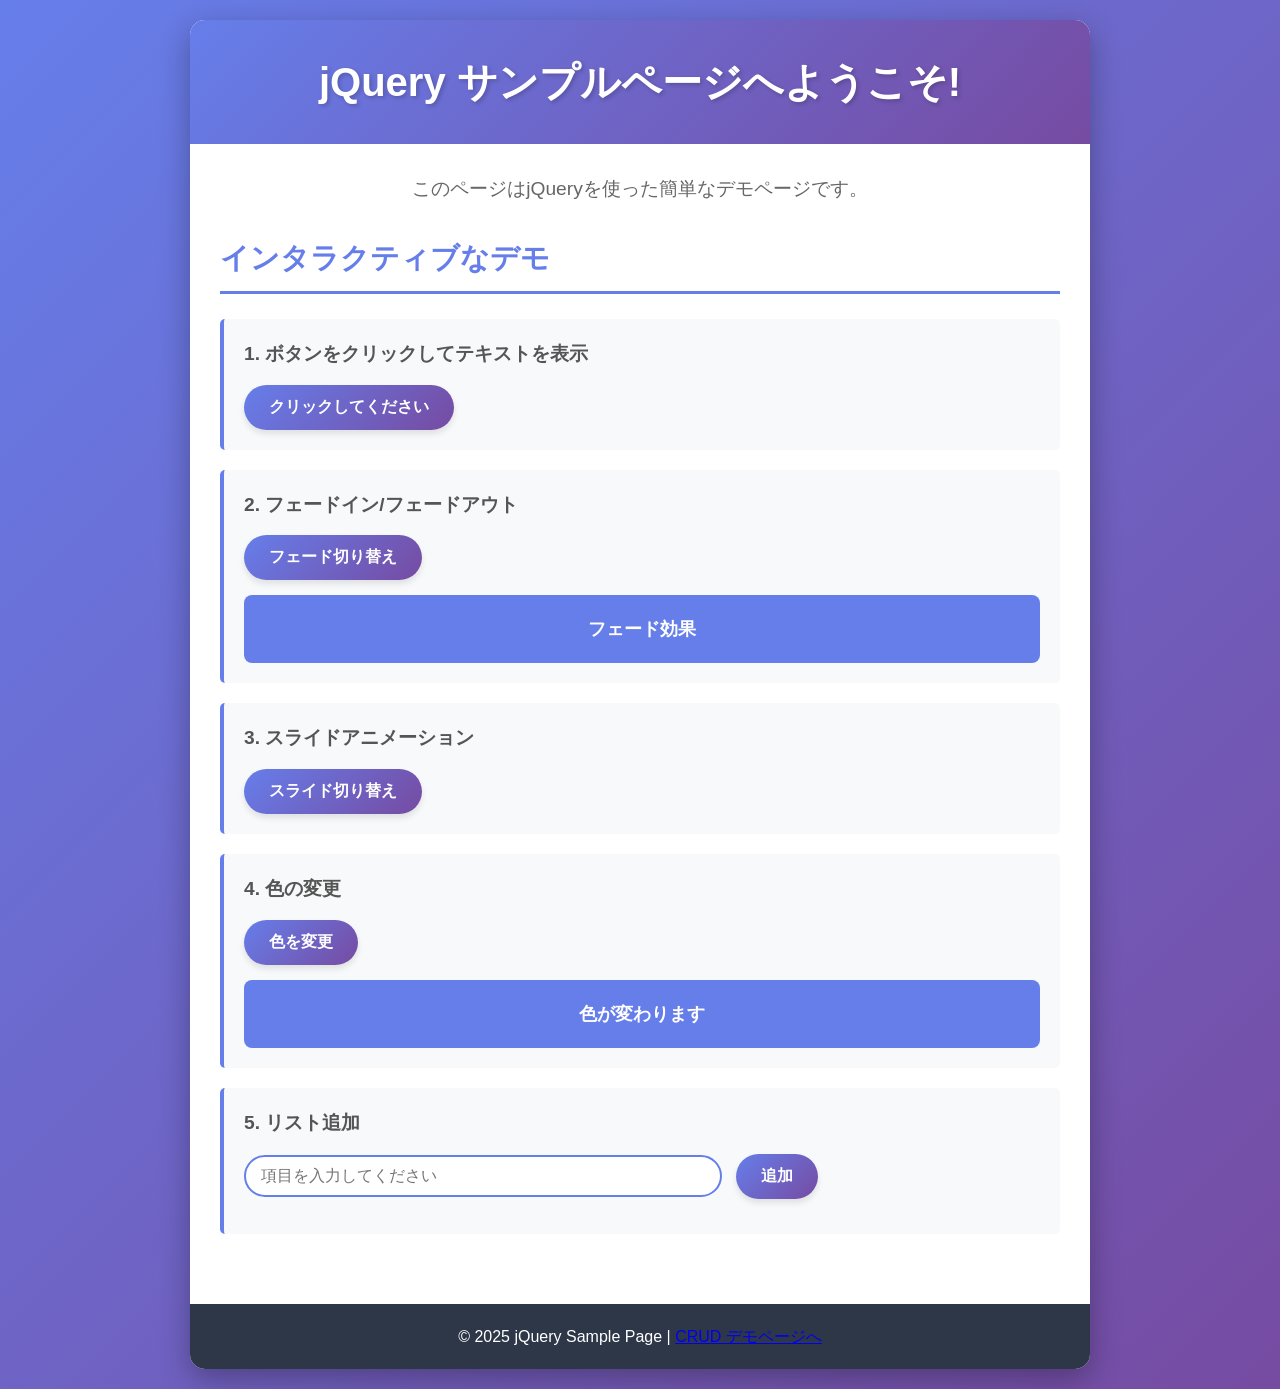
<file: index.html>
<!DOCTYPE html>
<html lang="ja">
<head>
    <meta charset="UTF-8">
    <meta name="viewport" content="width=device-width, initial-scale=1.0">
    <title>jQuery サンプルページ</title>
    <link rel="stylesheet" href="css/style.css">
</head>
<body>
    <div class="container">
        <header>
            <h1>jQuery サンプルページへようこそ!</h1>
        </header>

        <main>
            <section class="intro">
                <p>このページはjQueryを使った簡単なデモページです。</p>
            </section>

            <section class="demo-section">
                <h2>インタラクティブなデモ</h2>

                <div class="demo-box">
                    <h3>1. ボタンをクリックしてテキストを表示</h3>
                    <button id="showText" class="btn">クリックしてください</button>
                    <p id="hiddenText" class="hidden">こんにちは!jQueryが動いています!</p>
                </div>

                <div class="demo-box">
                    <h3>2. フェードイン/フェードアウト</h3>
                    <button id="fadeToggle" class="btn">フェード切り替え</button>
                    <div id="fadeBox" class="color-box">フェード効果</div>
                </div>

                <div class="demo-box">
                    <h3>3. スライドアニメーション</h3>
                    <button id="slideToggle" class="btn">スライド切り替え</button>
                    <div id="slideContent" class="slide-content">
                        <p>これはスライドで表示されるコンテンツです。</p>
                        <p>jQueryのアニメーション機能を使っています。</p>
                    </div>
                </div>

                <div class="demo-box">
                    <h3>4. 色の変更</h3>
                    <button id="changeColor" class="btn">色を変更</button>
                    <div id="colorBox" class="color-box">色が変わります</div>
                </div>

                <div class="demo-box">
                    <h3>5. リスト追加</h3>
                    <input type="text" id="itemInput" placeholder="項目を入力してください">
                    <button id="addItem" class="btn">追加</button>
                    <ul id="itemList"></ul>
                </div>
            </section>
        </main>

        <footer>
            <p>&copy; 2025 jQuery Sample Page | <a href="crud.html">CRUD デモページへ</a></p>
        </footer>
    </div>

    <!-- jQuery CDN -->
    <script src="https://code.jquery.com/jquery-3.7.1.min.js"></script>
    <!-- カスタムJavaScript -->
    <script src="js/main.js"></script>
</body>
</html>
</file>
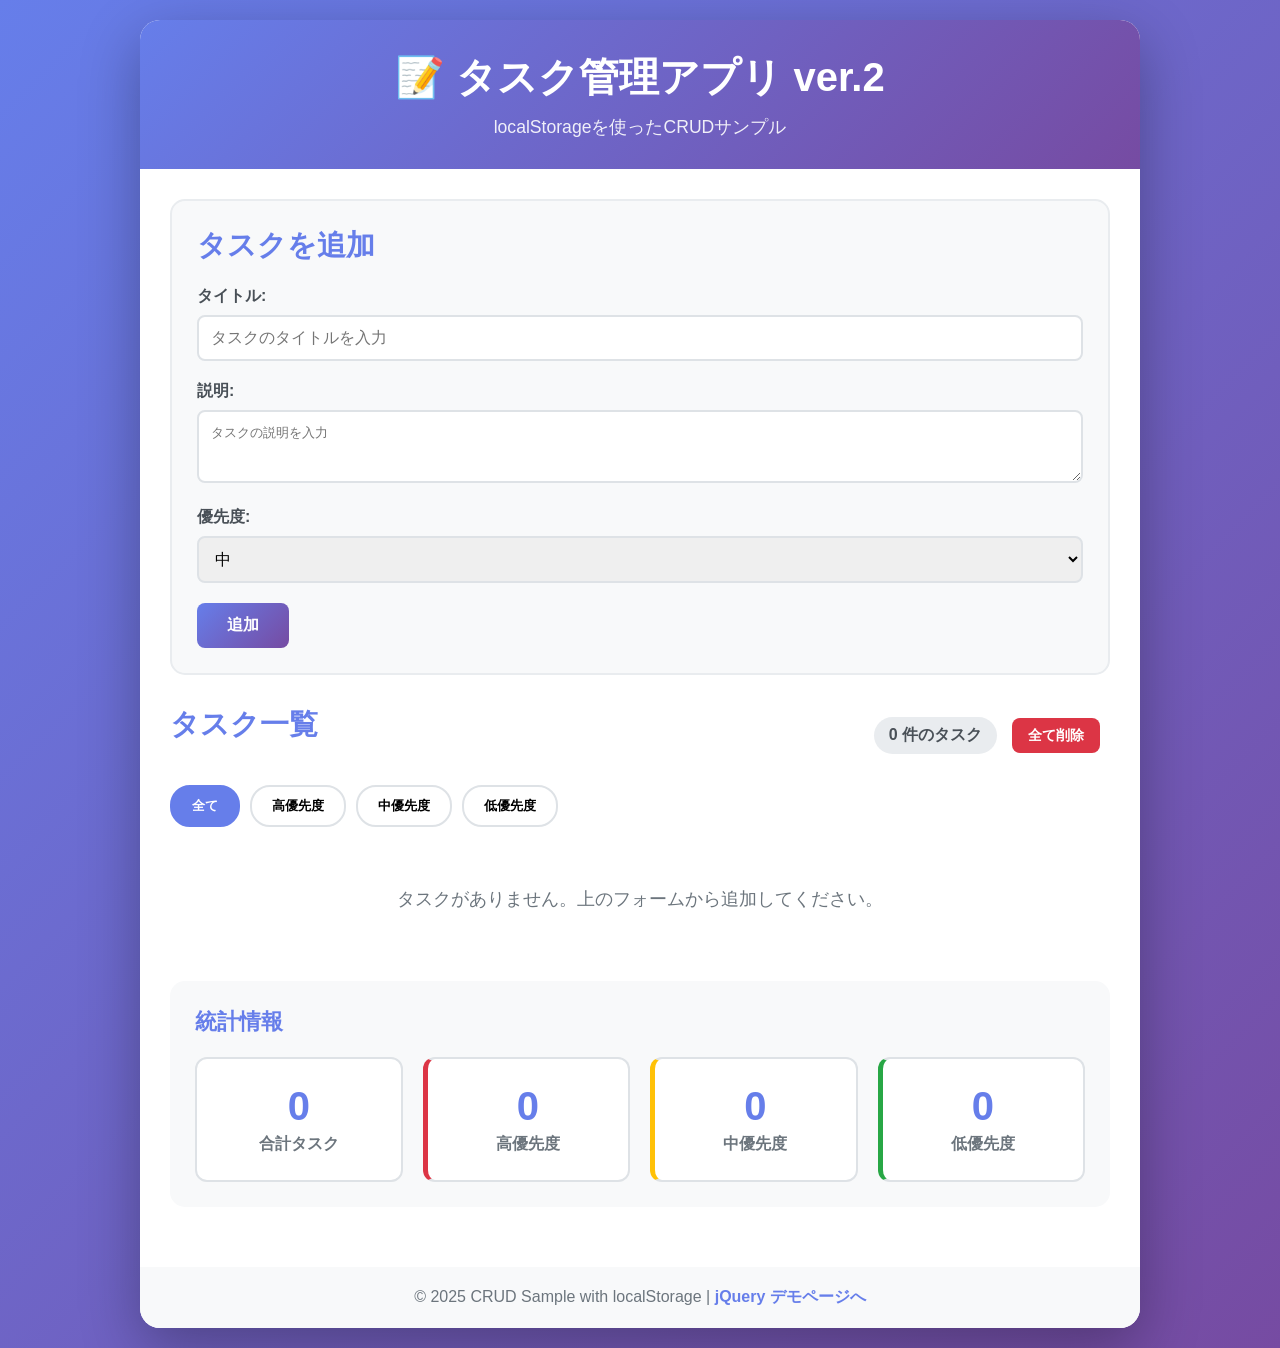
<file: crud.html>
<!DOCTYPE html>
<html lang="ja">
<head>
    <meta charset="UTF-8">
    <meta name="viewport" content="width=device-width, initial-scale=1.0">
    <title>タスク管理アプリ ver.2 - CRUD with localStorage</title>
    <link rel="stylesheet" href="css/crud.css">
</head>
<body>
    <div class="container">
        <header>
            <h1>📝 タスク管理アプリ ver.2</h1>
            <p class="subtitle">localStorageを使ったCRUDサンプル</p>
        </header>

        <main>
            <!-- タスク追加フォーム -->
            <section class="task-form-section">
                <h2>タスクを追加</h2>
                <form id="taskForm">
                    <div class="form-group">
                        <label for="taskTitle">タイトル:</label>
                        <input type="text" id="taskTitle" placeholder="タスクのタイトルを入力" required>
                    </div>
                    <div class="form-group">
                        <label for="taskDescription">説明:</label>
                        <textarea id="taskDescription" placeholder="タスクの説明を入力" rows="3"></textarea>
                    </div>
                    <div class="form-group">
                        <label for="taskPriority">優先度:</label>
                        <select id="taskPriority">
                            <option value="low">低</option>
                            <option value="medium" selected>中</option>
                            <option value="high">高</option>
                        </select>
                    </div>
                    <button type="submit" class="btn btn-primary" id="submitBtn">
                        <span id="btnText">追加</span>
                    </button>
                    <button type="button" class="btn btn-secondary" id="cancelBtn" style="display: none;">
                        キャンセル
                    </button>
                </form>
            </section>

            <!-- タスク一覧 -->
            <section class="task-list-section">
                <div class="list-header">
                    <h2>タスク一覧</h2>
                    <div class="list-actions">
                        <span id="taskCount" class="task-count">0 件のタスク</span>
                        <button class="btn btn-danger btn-small" id="clearAll">全て削除</button>
                    </div>
                </div>

                <div class="filter-buttons">
                    <button class="filter-btn active" data-filter="all">全て</button>
                    <button class="filter-btn" data-filter="high">高優先度</button>
                    <button class="filter-btn" data-filter="medium">中優先度</button>
                    <button class="filter-btn" data-filter="low">低優先度</button>
                </div>

                <div id="taskList" class="task-list">
                    <p class="empty-message">タスクがありません。上のフォームから追加してください。</p>
                </div>
            </section>

            <!-- 統計情報 -->
            <section class="stats-section">
                <h3>統計情報</h3>
                <div class="stats-grid">
                    <div class="stat-card">
                        <div class="stat-value" id="totalTasks">0</div>
                        <div class="stat-label">合計タスク</div>
                    </div>
                    <div class="stat-card high">
                        <div class="stat-value" id="highPriorityTasks">0</div>
                        <div class="stat-label">高優先度</div>
                    </div>
                    <div class="stat-card medium">
                        <div class="stat-value" id="mediumPriorityTasks">0</div>
                        <div class="stat-label">中優先度</div>
                    </div>
                    <div class="stat-card low">
                        <div class="stat-value" id="lowPriorityTasks">0</div>
                        <div class="stat-label">低優先度</div>
                    </div>
                </div>
            </section>
        </main>

        <footer>
            <p>&copy; 2025 CRUD Sample with localStorage | <a href="index.html">jQuery デモページへ</a></p>
        </footer>
    </div>

    <script src="js/crud.js"></script>
</body>
</html>
</file>
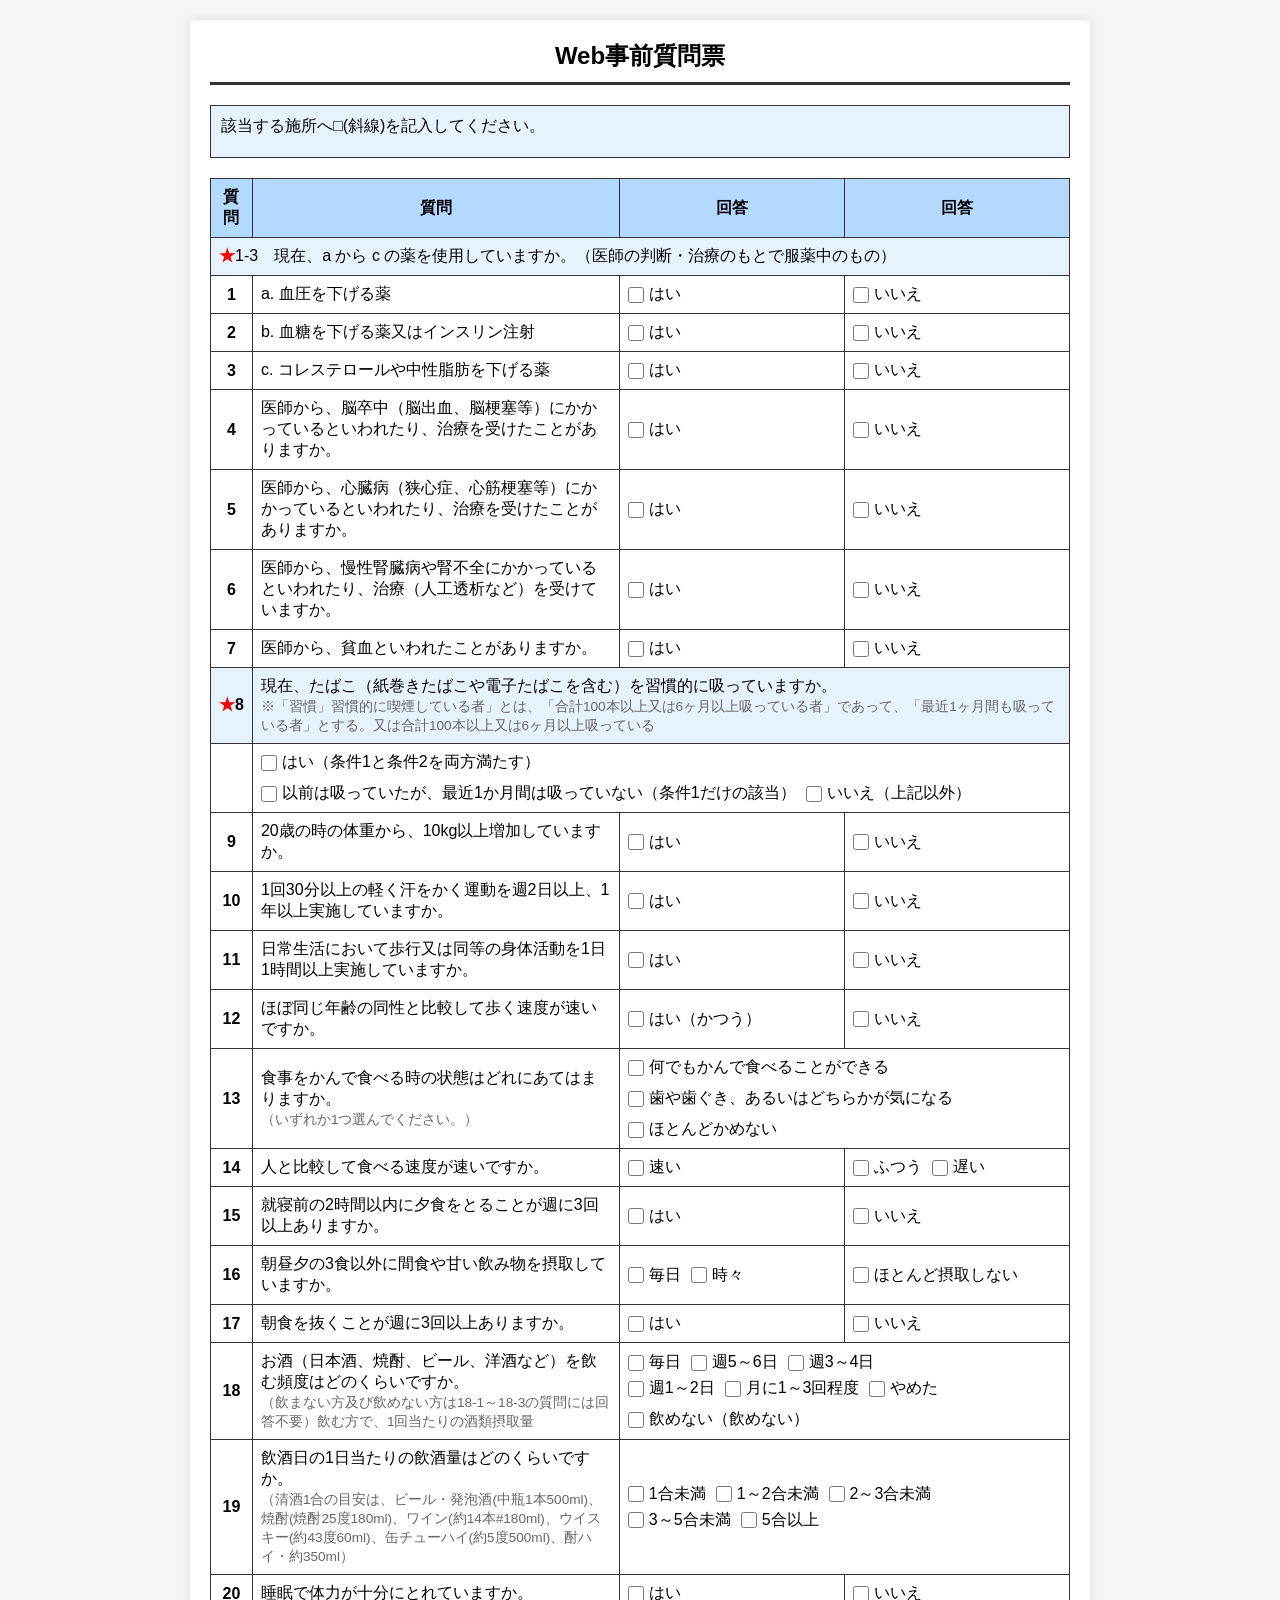
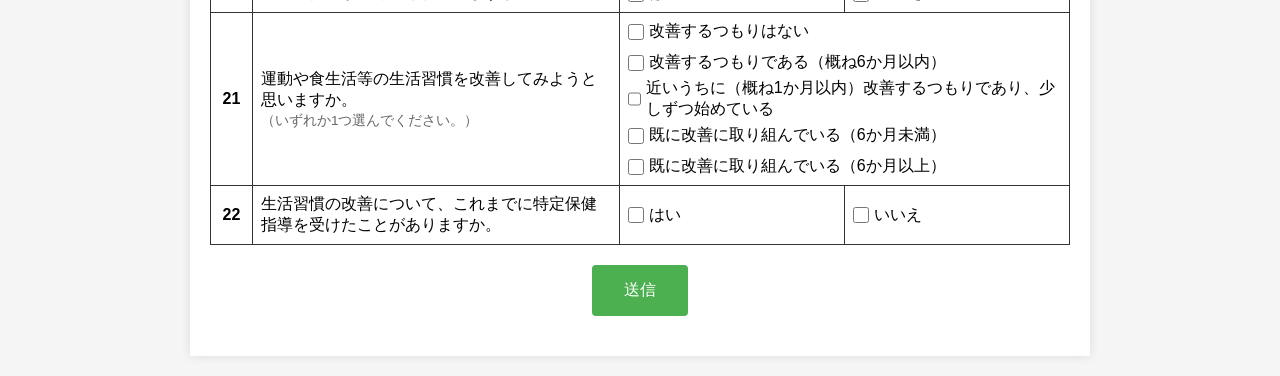
<file: questionnaire.html>
<!DOCTYPE html>
<html lang="ja">
<head>
    <meta charset="UTF-8">
    <meta name="viewport" content="width=device-width, initial-scale=1.0">
    <title>Web事前質問票</title>
    <style>
        * {
            margin: 0;
            padding: 0;
            box-sizing: border-box;
        }

        body {
            font-family: "MS Gothic", "Yu Gothic", sans-serif;
            padding: 20px;
            background-color: #f5f5f5;
        }

        .container {
            max-width: 900px;
            margin: 0 auto;
            background-color: white;
            padding: 20px;
            box-shadow: 0 0 10px rgba(0,0,0,0.1);
        }

        h1 {
            text-align: center;
            font-size: 24px;
            margin-bottom: 20px;
            border-bottom: 3px solid #333;
            padding-bottom: 10px;
        }

        .header-section {
            background-color: #e6f3ff;
            padding: 10px;
            margin-bottom: 20px;
            border: 1px solid #333;
        }

        .header-section p {
            margin-bottom: 10px;
        }

        table {
            width: 100%;
            border-collapse: collapse;
            margin-bottom: 20px;
        }

        th, td {
            border: 1px solid #333;
            padding: 8px;
            text-align: left;
            vertical-align: middle;
        }

        th {
            background-color: #b3d9ff;
            font-weight: bold;
            text-align: center;
        }

        .question-row {
            background-color: #e6f3ff;
        }

        .star {
            color: red;
            font-weight: bold;
        }

        .question-number {
            width: 40px;
            text-align: center;
            font-weight: bold;
        }

        .question-text {
            width: 45%;
        }

        .answer-column {
            width: 27.5%;
        }

        .checkbox-group {
            display: flex;
            flex-wrap: wrap;
            gap: 10px;
        }

        .checkbox-item {
            display: flex;
            align-items: center;
            gap: 5px;
        }

        input[type="checkbox"] {
            width: 16px;
            height: 16px;
        }

        .sub-text {
            font-size: 0.9em;
            color: #333;
            margin-left: 15px;
            display: block;
        }

        .note {
            font-size: 0.85em;
            color: #666;
            margin-top: 5px;
        }

        .vertical-text {
            writing-mode: vertical-rl;
            text-orientation: upright;
            background-color: #fff;
            padding: 10px 5px;
            font-size: 0.9em;
            border-left: 2px solid #333;
        }

        button {
            background-color: #4CAF50;
            color: white;
            padding: 15px 32px;
            text-align: center;
            font-size: 16px;
            margin: 20px auto;
            display: block;
            cursor: pointer;
            border: none;
            border-radius: 4px;
        }

        button:hover {
            background-color: #45a049;
        }
    </style>
</head>
<body>
    <div class="container">
        <h1>Web事前質問票</h1>

        <div class="header-section">
            <p>該当する施所へ□(斜線)を記入してください。</p>
        </div>

        <form id="questionnaireForm">
            <table>
                <thead>
                    <tr>
                        <th class="question-number">質問</th>
                        <th class="question-text">質問</th>
                        <th class="answer-column">回答</th>
                        <th class="answer-column">回答</th>
                    </tr>
                </thead>
                <tbody>
                    <!-- Questions 1-3 -->
                    <tr class="question-row">
                        <td colspan="4"><span class="star">★</span>1-3　現在、a から c の薬を使用していますか。（医師の判断・治療のもとで服薬中のもの）</td>
                    </tr>
                    <tr>
                        <td class="question-number">1</td>
                        <td>a. 血圧を下げる薬</td>
                        <td class="answer-column">
                            <div class="checkbox-item">
                                <input type="checkbox" id="q1_yes" name="q1" value="はい">
                                <label for="q1_yes">はい</label>
                            </div>
                        </td>
                        <td class="answer-column">
                            <div class="checkbox-item">
                                <input type="checkbox" id="q1_no" name="q1" value="いいえ">
                                <label for="q1_no">いいえ</label>
                            </div>
                        </td>
                    </tr>
                    <tr>
                        <td class="question-number">2</td>
                        <td>b. 血糖を下げる薬又はインスリン注射</td>
                        <td class="answer-column">
                            <div class="checkbox-item">
                                <input type="checkbox" id="q2_yes" name="q2" value="はい">
                                <label for="q2_yes">はい</label>
                            </div>
                        </td>
                        <td class="answer-column">
                            <div class="checkbox-item">
                                <input type="checkbox" id="q2_no" name="q2" value="いいえ">
                                <label for="q2_no">いいえ</label>
                            </div>
                        </td>
                    </tr>
                    <tr>
                        <td class="question-number">3</td>
                        <td>c. コレステロールや中性脂肪を下げる薬</td>
                        <td class="answer-column">
                            <div class="checkbox-item">
                                <input type="checkbox" id="q3_yes" name="q3" value="はい">
                                <label for="q3_yes">はい</label>
                            </div>
                        </td>
                        <td class="answer-column">
                            <div class="checkbox-item">
                                <input type="checkbox" id="q3_no" name="q3" value="いいえ">
                                <label for="q3_no">いいえ</label>
                            </div>
                        </td>
                    </tr>
                    <tr>
                        <td class="question-number">4</td>
                        <td>医師から、脳卒中（脳出血、脳梗塞等）にかかっているといわれたり、治療を受けたことがありますか。</td>
                        <td class="answer-column">
                            <div class="checkbox-item">
                                <input type="checkbox" id="q4_yes" name="q4" value="はい">
                                <label for="q4_yes">はい</label>
                            </div>
                        </td>
                        <td class="answer-column">
                            <div class="checkbox-item">
                                <input type="checkbox" id="q4_no" name="q4" value="いいえ">
                                <label for="q4_no">いいえ</label>
                            </div>
                        </td>
                    </tr>
                    <tr>
                        <td class="question-number">5</td>
                        <td>医師から、心臓病（狭心症、心筋梗塞等）にかかっているといわれたり、治療を受けたことがありますか。</td>
                        <td class="answer-column">
                            <div class="checkbox-item">
                                <input type="checkbox" id="q5_yes" name="q5" value="はい">
                                <label for="q5_yes">はい</label>
                            </div>
                        </td>
                        <td class="answer-column">
                            <div class="checkbox-item">
                                <input type="checkbox" id="q5_no" name="q5" value="いいえ">
                                <label for="q5_no">いいえ</label>
                            </div>
                        </td>
                    </tr>
                    <tr>
                        <td class="question-number">6</td>
                        <td>医師から、慢性腎臓病や腎不全にかかっているといわれたり、治療（人工透析など）を受けていますか。</td>
                        <td class="answer-column">
                            <div class="checkbox-item">
                                <input type="checkbox" id="q6_yes" name="q6" value="はい">
                                <label for="q6_yes">はい</label>
                            </div>
                        </td>
                        <td class="answer-column">
                            <div class="checkbox-item">
                                <input type="checkbox" id="q6_no" name="q6" value="いいえ">
                                <label for="q6_no">いいえ</label>
                            </div>
                        </td>
                    </tr>
                    <tr>
                        <td class="question-number">7</td>
                        <td>医師から、貧血といわれたことがありますか。</td>
                        <td class="answer-column">
                            <div class="checkbox-item">
                                <input type="checkbox" id="q7_yes" name="q7" value="はい">
                                <label for="q7_yes">はい</label>
                            </div>
                        </td>
                        <td class="answer-column">
                            <div class="checkbox-item">
                                <input type="checkbox" id="q7_no" name="q7" value="いいえ">
                                <label for="q7_no">いいえ</label>
                            </div>
                        </td>
                    </tr>
                    <tr class="question-row">
                        <td class="question-number"><span class="star">★</span>8</td>
                        <td colspan="3">
                            現在、たばこ（紙巻きたばこや電子たばこを含む）を習慣的に吸っていますか。<br>
                            <span class="note">※「習慣」習慣的に喫煙している者」とは、「合計100本以上又は6ヶ月以上吸っている者」であって、「最近1ヶ月間も吸っている者」とする。又は合計100本以上又は6ヶ月以上吸っている</span>
                        </td>
                    </tr>
                    <tr>
                        <td></td>
                        <td colspan="3">
                            <div class="checkbox-group">
                                <div class="checkbox-item">
                                    <input type="checkbox" id="q8_yes" name="q8" value="はい（条件1と条件2を両方満たす）">
                                    <label for="q8_yes">はい（条件1と条件2を両方満たす）</label>
                                </div>
                                <div class="checkbox-item">
                                    <input type="checkbox" id="q8_trying" name="q8" value="以前は吸っていたが、最近1か月間は吸っていない（条件1だけの該当）">
                                    <label for="q8_trying">以前は吸っていたが、最近1か月間は吸っていない（条件1だけの該当）</label>
                                </div>
                                <div class="checkbox-item">
                                    <input type="checkbox" id="q8_no" name="q8" value="いいえ（上記以外）">
                                    <label for="q8_no">いいえ（上記以外）</label>
                                </div>
                            </div>
                        </td>
                    </tr>
                    <tr>
                        <td class="question-number">9</td>
                        <td>20歳の時の体重から、10kg以上増加していますか。</td>
                        <td class="answer-column">
                            <div class="checkbox-item">
                                <input type="checkbox" id="q9_yes" name="q9" value="はい">
                                <label for="q9_yes">はい</label>
                            </div>
                        </td>
                        <td class="answer-column">
                            <div class="checkbox-item">
                                <input type="checkbox" id="q9_no" name="q9" value="いいえ">
                                <label for="q9_no">いいえ</label>
                            </div>
                        </td>
                    </tr>
                    <tr>
                        <td class="question-number">10</td>
                        <td>1回30分以上の軽く汗をかく運動を週2日以上、1年以上実施していますか。</td>
                        <td class="answer-column">
                            <div class="checkbox-item">
                                <input type="checkbox" id="q10_yes" name="q10" value="はい">
                                <label for="q10_yes">はい</label>
                            </div>
                        </td>
                        <td class="answer-column">
                            <div class="checkbox-item">
                                <input type="checkbox" id="q10_no" name="q10" value="いいえ">
                                <label for="q10_no">いいえ</label>
                            </div>
                        </td>
                    </tr>
                    <tr>
                        <td class="question-number">11</td>
                        <td>日常生活において歩行又は同等の身体活動を1日1時間以上実施していますか。</td>
                        <td class="answer-column">
                            <div class="checkbox-item">
                                <input type="checkbox" id="q11_yes" name="q11" value="はい">
                                <label for="q11_yes">はい</label>
                            </div>
                        </td>
                        <td class="answer-column">
                            <div class="checkbox-item">
                                <input type="checkbox" id="q11_no" name="q11" value="いいえ">
                                <label for="q11_no">いいえ</label>
                            </div>
                        </td>
                    </tr>
                    <tr>
                        <td class="question-number">12</td>
                        <td>ほぼ同じ年齢の同性と比較して歩く速度が速いですか。</td>
                        <td class="answer-column">
                            <div class="checkbox-item">
                                <input type="checkbox" id="q12_yes" name="q12" value="はい（かつう）">
                                <label for="q12_yes">はい（かつう）</label>
                            </div>
                        </td>
                        <td class="answer-column">
                            <div class="checkbox-item">
                                <input type="checkbox" id="q12_no" name="q12" value="いいえ">
                                <label for="q12_no">いいえ</label>
                            </div>
                        </td>
                    </tr>
                    <tr>
                        <td class="question-number">13</td>
                        <td>食事をかんで食べる時の状態はどれにあてはまりますか。<br><span class="note">（いずれか1つ選んでください。）</span></td>
                        <td colspan="2">
                            <div class="checkbox-group">
                                <div class="checkbox-item">
                                    <input type="checkbox" id="q13_1" name="q13" value="何でもかんで食べることができる">
                                    <label for="q13_1">何でもかんで食べることができる</label>
                                </div>
                                <div class="checkbox-item">
                                    <input type="checkbox" id="q13_2" name="q13" value="歯や歯ぐき、あるいはどちらかが気になる">
                                    <label for="q13_2">歯や歯ぐき、あるいはどちらかが気になる</label>
                                </div>
                                <div class="checkbox-item">
                                    <input type="checkbox" id="q13_3" name="q13" value="ほとんどかめない">
                                    <label for="q13_3">ほとんどかめない</label>
                                </div>
                            </div>
                        </td>
                    </tr>
                    <tr>
                        <td class="question-number">14</td>
                        <td>人と比較して食べる速度が速いですか。</td>
                        <td class="answer-column">
                            <div class="checkbox-item">
                                <input type="checkbox" id="q14_fast" name="q14" value="速い">
                                <label for="q14_fast">速い</label>
                            </div>
                        </td>
                        <td class="answer-column">
                            <div class="checkbox-group">
                                <div class="checkbox-item">
                                    <input type="checkbox" id="q14_normal" name="q14" value="ふつう">
                                    <label for="q14_normal">ふつう</label>
                                </div>
                                <div class="checkbox-item">
                                    <input type="checkbox" id="q14_slow" name="q14" value="遅い">
                                    <label for="q14_slow">遅い</label>
                                </div>
                            </div>
                        </td>
                    </tr>
                    <tr>
                        <td class="question-number">15</td>
                        <td>就寝前の2時間以内に夕食をとることが週に3回以上ありますか。</td>
                        <td class="answer-column">
                            <div class="checkbox-item">
                                <input type="checkbox" id="q15_yes" name="q15" value="はい">
                                <label for="q15_yes">はい</label>
                            </div>
                        </td>
                        <td class="answer-column">
                            <div class="checkbox-item">
                                <input type="checkbox" id="q15_no" name="q15" value="いいえ">
                                <label for="q15_no">いいえ</label>
                            </div>
                        </td>
                    </tr>
                    <tr>
                        <td class="question-number">16</td>
                        <td>朝昼夕の3食以外に間食や甘い飲み物を摂取していますか。</td>
                        <td class="answer-column">
                            <div class="checkbox-group">
                                <div class="checkbox-item">
                                    <input type="checkbox" id="q16_daily" name="q16" value="毎日">
                                    <label for="q16_daily">毎日</label>
                                </div>
                                <div class="checkbox-item">
                                    <input type="checkbox" id="q16_sometimes" name="q16" value="時々">
                                    <label for="q16_sometimes">時々</label>
                                </div>
                            </div>
                        </td>
                        <td class="answer-column">
                            <div class="checkbox-item">
                                <input type="checkbox" id="q16_none" name="q16" value="ほとんど摂取しない">
                                <label for="q16_none">ほとんど摂取しない</label>
                            </div>
                        </td>
                    </tr>
                    <tr>
                        <td class="question-number">17</td>
                        <td>朝食を抜くことが週に3回以上ありますか。</td>
                        <td class="answer-column">
                            <div class="checkbox-item">
                                <input type="checkbox" id="q17_yes" name="q17" value="はい">
                                <label for="q17_yes">はい</label>
                            </div>
                        </td>
                        <td class="answer-column">
                            <div class="checkbox-item">
                                <input type="checkbox" id="q17_no" name="q17" value="いいえ">
                                <label for="q17_no">いいえ</label>
                            </div>
                        </td>
                    </tr>
                    <tr>
                        <td class="question-number">18</td>
                        <td>お酒（日本酒、焼酎、ビール、洋酒など）を飲む頻度はどのくらいですか。<br><span class="note">（飲まない方及び飲めない方は18-1～18-3の質問には回答不要）飲む方で、1回当たりの酒類摂取量</span></td>
                        <td colspan="2">
                            <div class="checkbox-group">
                                <div class="checkbox-item">
                                    <input type="checkbox" id="q18_daily" name="q18" value="毎日">
                                    <label for="q18_daily">毎日</label>
                                </div>
                                <div class="checkbox-item">
                                    <input type="checkbox" id="q18_5to6" name="q18" value="週5～6日">
                                    <label for="q18_5to6">週5～6日</label>
                                </div>
                                <div class="checkbox-item">
                                    <input type="checkbox" id="q18_3to4" name="q18" value="週3～4日">
                                    <label for="q18_3to4">週3～4日</label>
                                </div>
                            </div>
                            <div class="checkbox-group" style="margin-top: 5px;">
                                <div class="checkbox-item">
                                    <input type="checkbox" id="q18_1to2" name="q18" value="週1～2日">
                                    <label for="q18_1to2">週1～2日</label>
                                </div>
                                <div class="checkbox-item">
                                    <input type="checkbox" id="q18_sometimes" name="q18" value="月に1～3回程度">
                                    <label for="q18_sometimes">月に1～3回程度</label>
                                </div>
                                <div class="checkbox-item">
                                    <input type="checkbox" id="q18_rarely" name="q18" value="やめた">
                                    <label for="q18_rarely">やめた</label>
                                </div>
                                <div class="checkbox-item">
                                    <input type="checkbox" id="q18_never" name="q18" value="飲めない（飲めない）">
                                    <label for="q18_never">飲めない（飲めない）</label>
                                </div>
                            </div>
                        </td>
                    </tr>
                    <tr>
                        <td class="question-number">19</td>
                        <td>飲酒日の1日当たりの飲酒量はどのくらいですか。<br><span class="note">（清酒1合の目安は、ビール・発泡酒(中瓶1本500ml)、焼酎(焼酎25度180ml)、ワイン(約14本#180ml)、ウイスキー(約43度60ml)、缶チューハイ(約5度500ml)、酎ハイ・約350ml）</span></td>
                        <td colspan="2">
                            <div class="checkbox-group">
                                <div class="checkbox-item">
                                    <input type="checkbox" id="q19_less1" name="q19" value="1合未満">
                                    <label for="q19_less1">1合未満</label>
                                </div>
                                <div class="checkbox-item">
                                    <input type="checkbox" id="q19_1to2" name="q19" value="1～2合未満">
                                    <label for="q19_1to2">1～2合未満</label>
                                </div>
                                <div class="checkbox-item">
                                    <input type="checkbox" id="q19_2to3" name="q19" value="2～3合未満">
                                    <label for="q19_2to3">2～3合未満</label>
                                </div>
                            </div>
                            <div class="checkbox-group" style="margin-top: 5px;">
                                <div class="checkbox-item">
                                    <input type="checkbox" id="q19_3to5" name="q19" value="3～5合未満">
                                    <label for="q19_3to5">3～5合未満</label>
                                </div>
                                <div class="checkbox-item">
                                    <input type="checkbox" id="q19_5plus" name="q19" value="5合以上">
                                    <label for="q19_5plus">5合以上</label>
                                </div>
                            </div>
                        </td>
                    </tr>
                    <tr>
                        <td class="question-number">20</td>
                        <td>睡眠で体力が十分にとれていますか。</td>
                        <td class="answer-column">
                            <div class="checkbox-item">
                                <input type="checkbox" id="q20_yes" name="q20" value="はい">
                                <label for="q20_yes">はい</label>
                            </div>
                        </td>
                        <td class="answer-column">
                            <div class="checkbox-item">
                                <input type="checkbox" id="q20_no" name="q20" value="いいえ">
                                <label for="q20_no">いいえ</label>
                            </div>
                        </td>
                    </tr>
                    <tr>
                        <td class="question-number">21</td>
                        <td>運動や食生活等の生活習慣を改善してみようと思いますか。<br><span class="note">（いずれか1つ選んでください。）</span></td>
                        <td colspan="2">
                            <div class="checkbox-group">
                                <div class="checkbox-item">
                                    <input type="checkbox" id="q21_1" name="q21" value="改善するつもりはない">
                                    <label for="q21_1">改善するつもりはない</label>
                                </div>
                                <div class="checkbox-item">
                                    <input type="checkbox" id="q21_2" name="q21" value="改善するつもりである（概ね6か月以内）">
                                    <label for="q21_2">改善するつもりである（概ね6か月以内）</label>
                                </div>
                            </div>
                            <div class="checkbox-group" style="margin-top: 5px;">
                                <div class="checkbox-item">
                                    <input type="checkbox" id="q21_3" name="q21" value="近いうちに（概ね1か月以内）改善するつもりであり、少しずつ始めている">
                                    <label for="q21_3">近いうちに（概ね1か月以内）改善するつもりであり、少しずつ始めている</label>
                                </div>
                            </div>
                            <div class="checkbox-group" style="margin-top: 5px;">
                                <div class="checkbox-item">
                                    <input type="checkbox" id="q21_4" name="q21" value="既に改善に取り組んでいる（6か月未満）">
                                    <label for="q21_4">既に改善に取り組んでいる（6か月未満）</label>
                                </div>
                                <div class="checkbox-item">
                                    <input type="checkbox" id="q21_5" name="q21" value="既に改善に取り組んでいる（6か月以上）">
                                    <label for="q21_5">既に改善に取り組んでいる（6か月以上）</label>
                                </div>
                            </div>
                        </td>
                    </tr>
                    <tr>
                        <td class="question-number">22</td>
                        <td>生活習慣の改善について、これまでに特定保健指導を受けたことがありますか。</td>
                        <td class="answer-column">
                            <div class="checkbox-item">
                                <input type="checkbox" id="q22_yes" name="q22" value="はい">
                                <label for="q22_yes">はい</label>
                            </div>
                        </td>
                        <td class="answer-column">
                            <div class="checkbox-item">
                                <input type="checkbox" id="q22_no" name="q22" value="いいえ">
                                <label for="q22_no">いいえ</label>
                            </div>
                        </td>
                    </tr>
                </tbody>
            </table>

            <button type="submit">送信</button>
        </form>
    </div>

    <script>
        // Ensure only one checkbox is selected per question group
        document.querySelectorAll('input[type="checkbox"]').forEach(checkbox => {
            checkbox.addEventListener('change', function() {
                if (this.checked) {
                    // Get all checkboxes with the same name
                    const checkboxes = document.querySelectorAll(`input[name="${this.name}"]`);
                    checkboxes.forEach(cb => {
                        if (cb !== this) {
                            cb.checked = false;
                        }
                    });
                }
            });
        });

        // Form submission handler
        document.getElementById('questionnaireForm').addEventListener('submit', function(e) {
            e.preventDefault();

            const formData = {};
            const checkboxes = document.querySelectorAll('input[type="checkbox"]:checked');

            checkboxes.forEach(checkbox => {
                formData[checkbox.name] = checkbox.value;
            });

            console.log('フォームデータ:', formData);
            alert('問診票を送信しました。コンソールで結果を確認してください。');
        });
    </script>
</body>
</html>
</file>
<file: css/style.css>
/* リセットとベーススタイル */
* {
    margin: 0;
    padding: 0;
    box-sizing: border-box;
}

body {
    font-family: 'Segoe UI', Tahoma, Geneva, Verdana, sans-serif;
    line-height: 1.6;
    color: #333;
    background: linear-gradient(135deg, #667eea 0%, #764ba2 100%);
    min-height: 100vh;
    padding: 20px;
}

/* コンテナ */
.container {
    max-width: 900px;
    margin: 0 auto;
    background: white;
    border-radius: 15px;
    box-shadow: 0 10px 30px rgba(0, 0, 0, 0.3);
    overflow: hidden;
}

/* ヘッダー */
header {
    background: linear-gradient(135deg, #667eea 0%, #764ba2 100%);
    color: white;
    padding: 30px;
    text-align: center;
}

header h1 {
    font-size: 2.5rem;
    text-shadow: 2px 2px 4px rgba(0, 0, 0, 0.2);
}

/* メインコンテンツ */
main {
    padding: 30px;
}

.intro {
    text-align: center;
    margin-bottom: 30px;
    font-size: 1.2rem;
    color: #666;
}

/* デモセクション */
.demo-section h2 {
    color: #667eea;
    margin-bottom: 25px;
    font-size: 1.8rem;
    border-bottom: 3px solid #667eea;
    padding-bottom: 10px;
}

.demo-box {
    background: #f8f9fa;
    border-left: 4px solid #667eea;
    padding: 20px;
    margin-bottom: 20px;
    border-radius: 5px;
    transition: transform 0.3s ease;
}

.demo-box:hover {
    transform: translateX(5px);
    box-shadow: 0 4px 8px rgba(0, 0, 0, 0.1);
}

.demo-box h3 {
    color: #555;
    margin-bottom: 15px;
    font-size: 1.2rem;
}

/* ボタンスタイル */
.btn {
    background: linear-gradient(135deg, #667eea 0%, #764ba2 100%);
    color: white;
    border: none;
    padding: 12px 25px;
    border-radius: 25px;
    cursor: pointer;
    font-size: 1rem;
    font-weight: bold;
    transition: all 0.3s ease;
    box-shadow: 0 4px 6px rgba(0, 0, 0, 0.1);
}

.btn:hover {
    transform: translateY(-2px);
    box-shadow: 0 6px 12px rgba(0, 0, 0, 0.2);
}

.btn:active {
    transform: translateY(0);
    box-shadow: 0 2px 4px rgba(0, 0, 0, 0.2);
}

/* ユーティリティクラス */
.hidden {
    display: none;
}

/* カラーボックス */
.color-box {
    background: #667eea;
    color: white;
    padding: 20px;
    margin-top: 15px;
    border-radius: 8px;
    text-align: center;
    font-weight: bold;
    font-size: 1.1rem;
    transition: all 0.3s ease;
}

/* スライドコンテンツ */
.slide-content {
    background: #e9ecef;
    padding: 20px;
    margin-top: 15px;
    border-radius: 8px;
    display: none;
}

.slide-content p {
    margin-bottom: 10px;
}

/* 入力フィールド */
#itemInput {
    padding: 10px 15px;
    border: 2px solid #667eea;
    border-radius: 25px;
    font-size: 1rem;
    width: 60%;
    margin-right: 10px;
    outline: none;
    transition: border-color 0.3s ease;
}

#itemInput:focus {
    border-color: #764ba2;
}

/* リスト */
#itemList {
    margin-top: 15px;
    list-style: none;
}

#itemList li {
    background: white;
    padding: 12px 15px;
    margin-bottom: 8px;
    border-left: 4px solid #667eea;
    border-radius: 4px;
    box-shadow: 0 2px 4px rgba(0, 0, 0, 0.1);
    animation: slideIn 0.3s ease;
}

@keyframes slideIn {
    from {
        opacity: 0;
        transform: translateX(-20px);
    }
    to {
        opacity: 1;
        transform: translateX(0);
    }
}

/* フッター */
footer {
    background: #2d3748;
    color: white;
    text-align: center;
    padding: 20px;
    margin-top: 20px;
}

/* レスポンシブデザイン */
@media (max-width: 768px) {
    header h1 {
        font-size: 1.8rem;
    }

    .demo-section h2 {
        font-size: 1.4rem;
    }

    #itemInput {
        width: 100%;
        margin-bottom: 10px;
    }

    .container {
        margin: 0;
        border-radius: 0;
    }
}
</file>
<file: css/crud.css>
/* 基本スタイル */
* {
    margin: 0;
    padding: 0;
    box-sizing: border-box;
}

body {
    font-family: 'Segoe UI', Tahoma, Geneva, Verdana, sans-serif;
    background: linear-gradient(135deg, #667eea 0%, #764ba2 100%);
    min-height: 100vh;
    padding: 20px;
    color: #333;
}

.container {
    max-width: 1000px;
    margin: 0 auto;
    background: white;
    border-radius: 20px;
    box-shadow: 0 20px 60px rgba(0, 0, 0, 0.3);
    overflow: hidden;
}

/* ヘッダー */
header {
    background: linear-gradient(135deg, #667eea 0%, #764ba2 100%);
    color: white;
    padding: 30px;
    text-align: center;
}

header h1 {
    font-size: 2.5em;
    margin-bottom: 10px;
}

.subtitle {
    font-size: 1.1em;
    opacity: 0.9;
}

/* メインコンテンツ */
main {
    padding: 30px;
}

section {
    margin-bottom: 30px;
}

h2 {
    color: #667eea;
    margin-bottom: 20px;
    font-size: 1.8em;
}

h3 {
    color: #667eea;
    margin-bottom: 15px;
    font-size: 1.4em;
}

/* フォームスタイル */
.task-form-section {
    background: #f8f9fa;
    padding: 25px;
    border-radius: 15px;
    border: 2px solid #e9ecef;
}

.form-group {
    margin-bottom: 20px;
}

.form-group label {
    display: block;
    margin-bottom: 8px;
    font-weight: 600;
    color: #495057;
}

.form-group input,
.form-group textarea,
.form-group select {
    width: 100%;
    padding: 12px;
    border: 2px solid #dee2e6;
    border-radius: 8px;
    font-size: 1em;
    transition: all 0.3s ease;
}

.form-group input:focus,
.form-group textarea:focus,
.form-group select:focus {
    outline: none;
    border-color: #667eea;
    box-shadow: 0 0 0 3px rgba(102, 126, 234, 0.1);
}

/* ボタンスタイル */
.btn {
    padding: 12px 30px;
    border: none;
    border-radius: 8px;
    font-size: 1em;
    font-weight: 600;
    cursor: pointer;
    transition: all 0.3s ease;
    margin-right: 10px;
}

.btn-primary {
    background: linear-gradient(135deg, #667eea 0%, #764ba2 100%);
    color: white;
}

.btn-primary:hover {
    transform: translateY(-2px);
    box-shadow: 0 5px 15px rgba(102, 126, 234, 0.4);
}

.btn-secondary {
    background: #6c757d;
    color: white;
}

.btn-secondary:hover {
    background: #5a6268;
}

.btn-danger {
    background: #dc3545;
    color: white;
}

.btn-danger:hover {
    background: #c82333;
}

.btn-small {
    padding: 8px 16px;
    font-size: 0.9em;
}

/* タスク一覧 */
.list-header {
    display: flex;
    justify-content: space-between;
    align-items: center;
    margin-bottom: 20px;
    flex-wrap: wrap;
}

.list-actions {
    display: flex;
    align-items: center;
    gap: 15px;
}

.task-count {
    background: #e9ecef;
    padding: 8px 15px;
    border-radius: 20px;
    font-weight: 600;
    color: #495057;
}

/* フィルターボタン */
.filter-buttons {
    display: flex;
    gap: 10px;
    margin-bottom: 20px;
    flex-wrap: wrap;
}

.filter-btn {
    padding: 10px 20px;
    border: 2px solid #dee2e6;
    background: white;
    border-radius: 20px;
    cursor: pointer;
    font-weight: 600;
    transition: all 0.3s ease;
}

.filter-btn:hover {
    background: #f8f9fa;
}

.filter-btn.active {
    background: #667eea;
    color: white;
    border-color: #667eea;
}

/* タスクリスト */
.task-list {
    min-height: 100px;
}

.empty-message {
    text-align: center;
    color: #6c757d;
    padding: 40px;
    font-size: 1.1em;
}

.task-item {
    background: white;
    border: 2px solid #dee2e6;
    border-radius: 12px;
    padding: 20px;
    margin-bottom: 15px;
    transition: all 0.3s ease;
    animation: slideIn 0.3s ease;
}

@keyframes slideIn {
    from {
        opacity: 0;
        transform: translateY(-10px);
    }
    to {
        opacity: 1;
        transform: translateY(0);
    }
}

.task-item:hover {
    box-shadow: 0 5px 15px rgba(0, 0, 0, 0.1);
    transform: translateY(-2px);
}

.task-item.priority-high {
    border-left: 5px solid #dc3545;
}

.task-item.priority-medium {
    border-left: 5px solid #ffc107;
}

.task-item.priority-low {
    border-left: 5px solid #28a745;
}

.task-header {
    display: flex;
    justify-content: space-between;
    align-items: start;
    margin-bottom: 10px;
}

.task-title {
    font-size: 1.3em;
    font-weight: 700;
    color: #212529;
    margin-bottom: 5px;
}

.task-priority {
    display: inline-block;
    padding: 5px 12px;
    border-radius: 15px;
    font-size: 0.85em;
    font-weight: 600;
}

.priority-high {
    background: #dc3545;
    color: white;
}

.priority-medium {
    background: #ffc107;
    color: #212529;
}

.priority-low {
    background: #28a745;
    color: white;
}

.task-description {
    color: #6c757d;
    margin-bottom: 15px;
    line-height: 1.6;
}

.task-meta {
    display: flex;
    justify-content: space-between;
    align-items: center;
    margin-top: 15px;
    padding-top: 15px;
    border-top: 1px solid #dee2e6;
}

.task-date {
    color: #6c757d;
    font-size: 0.9em;
}

.task-actions {
    display: flex;
    gap: 10px;
}

.task-actions button {
    padding: 8px 16px;
    border: none;
    border-radius: 6px;
    cursor: pointer;
    font-weight: 600;
    transition: all 0.3s ease;
}

.edit-btn {
    background: #17a2b8;
    color: white;
}

.edit-btn:hover {
    background: #138496;
}

.delete-btn {
    background: #dc3545;
    color: white;
}

.delete-btn:hover {
    background: #c82333;
}

/* 統計情報 */
.stats-section {
    background: #f8f9fa;
    padding: 25px;
    border-radius: 15px;
}

.stats-grid {
    display: grid;
    grid-template-columns: repeat(auto-fit, minmax(200px, 1fr));
    gap: 20px;
    margin-top: 20px;
}

.stat-card {
    background: white;
    padding: 25px;
    border-radius: 12px;
    text-align: center;
    border: 2px solid #dee2e6;
    transition: all 0.3s ease;
}

.stat-card:hover {
    transform: translateY(-5px);
    box-shadow: 0 5px 15px rgba(0, 0, 0, 0.1);
}

.stat-card.high {
    border-left: 5px solid #dc3545;
}

.stat-card.medium {
    border-left: 5px solid #ffc107;
}

.stat-card.low {
    border-left: 5px solid #28a745;
}

.stat-value {
    font-size: 2.5em;
    font-weight: 700;
    color: #667eea;
    margin-bottom: 5px;
}

.stat-label {
    color: #6c757d;
    font-weight: 600;
}

/* フッター */
footer {
    background: #f8f9fa;
    padding: 20px;
    text-align: center;
    color: #6c757d;
}

footer a {
    color: #667eea;
    text-decoration: none;
    font-weight: 600;
}

footer a:hover {
    text-decoration: underline;
}

/* レスポンシブデザイン */
@media (max-width: 768px) {
    .container {
        border-radius: 0;
    }

    header h1 {
        font-size: 2em;
    }

    main {
        padding: 20px;
    }

    .list-header {
        flex-direction: column;
        align-items: flex-start;
        gap: 15px;
    }

    .stats-grid {
        grid-template-columns: repeat(2, 1fr);
    }
}
</file>
